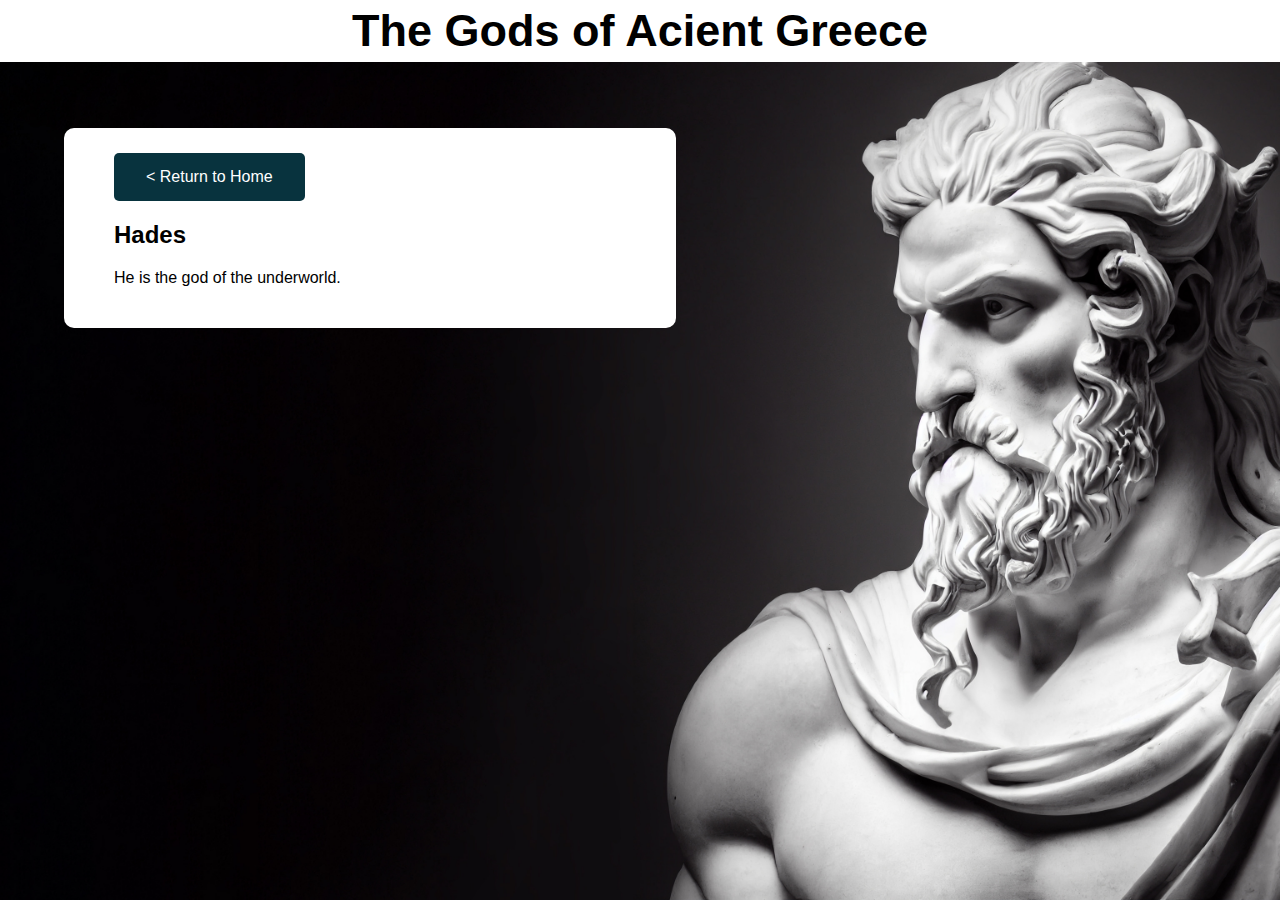
<file: hades.html>
<!DOCTYPE html>
<html lang="en-US">
  <head>
    <title>Greek Gods</title>
    <link rel="stylesheet" type="text/css" href="style.css" />
  </head>
  <body id="hades">
    <div id="header">
      <h1>The Gods of Acient Greece</h1>
    </div>

    <div class="text-container2">
      <a href="index.html">&lt&nbspReturn to Home</a>
      <h2>Hades</h2>
      <p>He is the god of the underworld.</p>
    </div>
  </body>
</html>
</file>
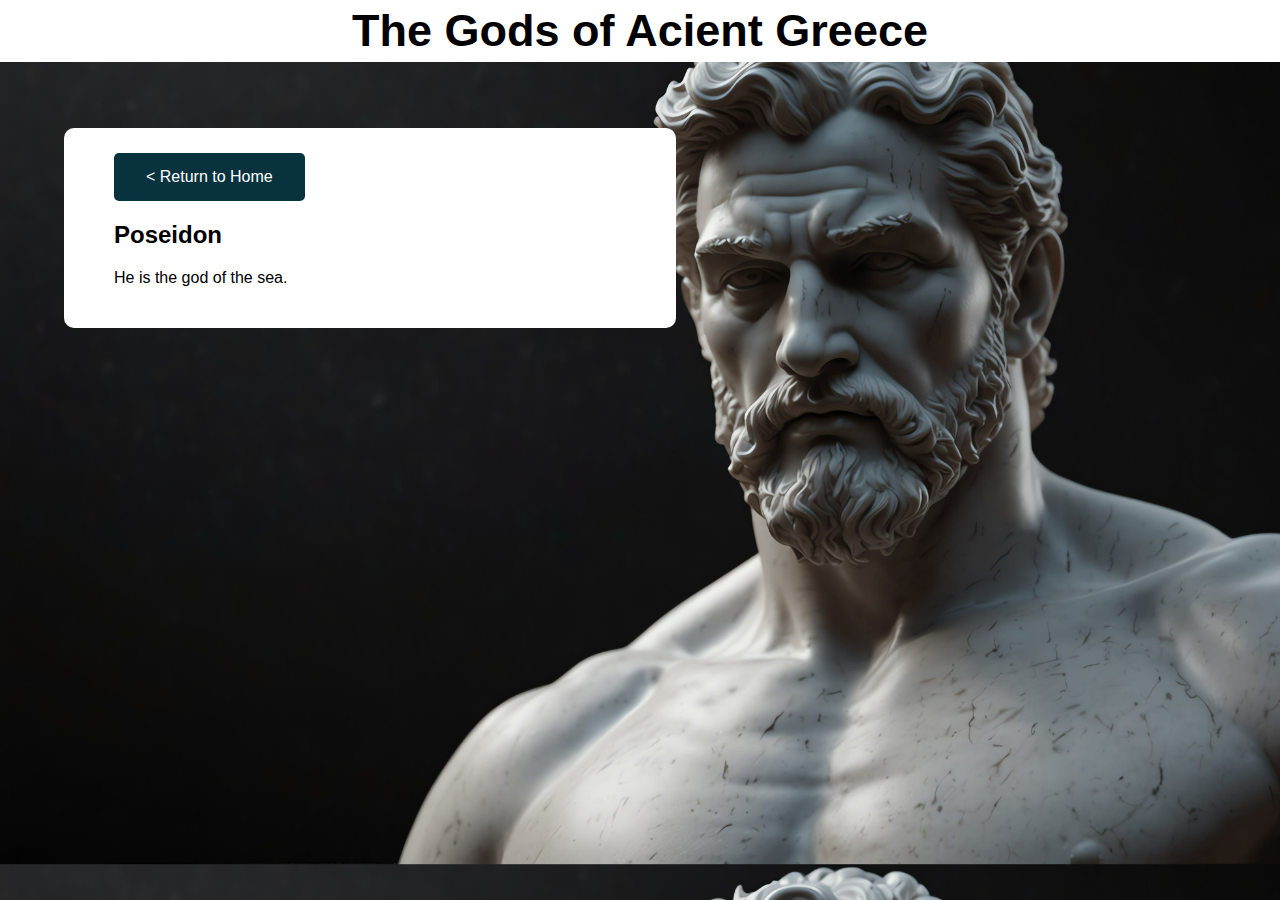
<file: poseidon.html>
<!DOCTYPE html>
<html lang="en-US">
  <head>
    <title>Greek Gods</title>
    <link rel="stylesheet" type="text/css" href="style.css" />
  </head>
  <body id="poseidon">
    <div id="header">
      <h1>The Gods of Acient Greece</h1>
    </div>

    <div class="text-container2">
      <a href="index.html">&lt&nbspReturn to Home</a>
      <h2>Poseidon</h2>
      <p>He is the god of the sea.</p>
    </div>
  </body>
</html>
</file>
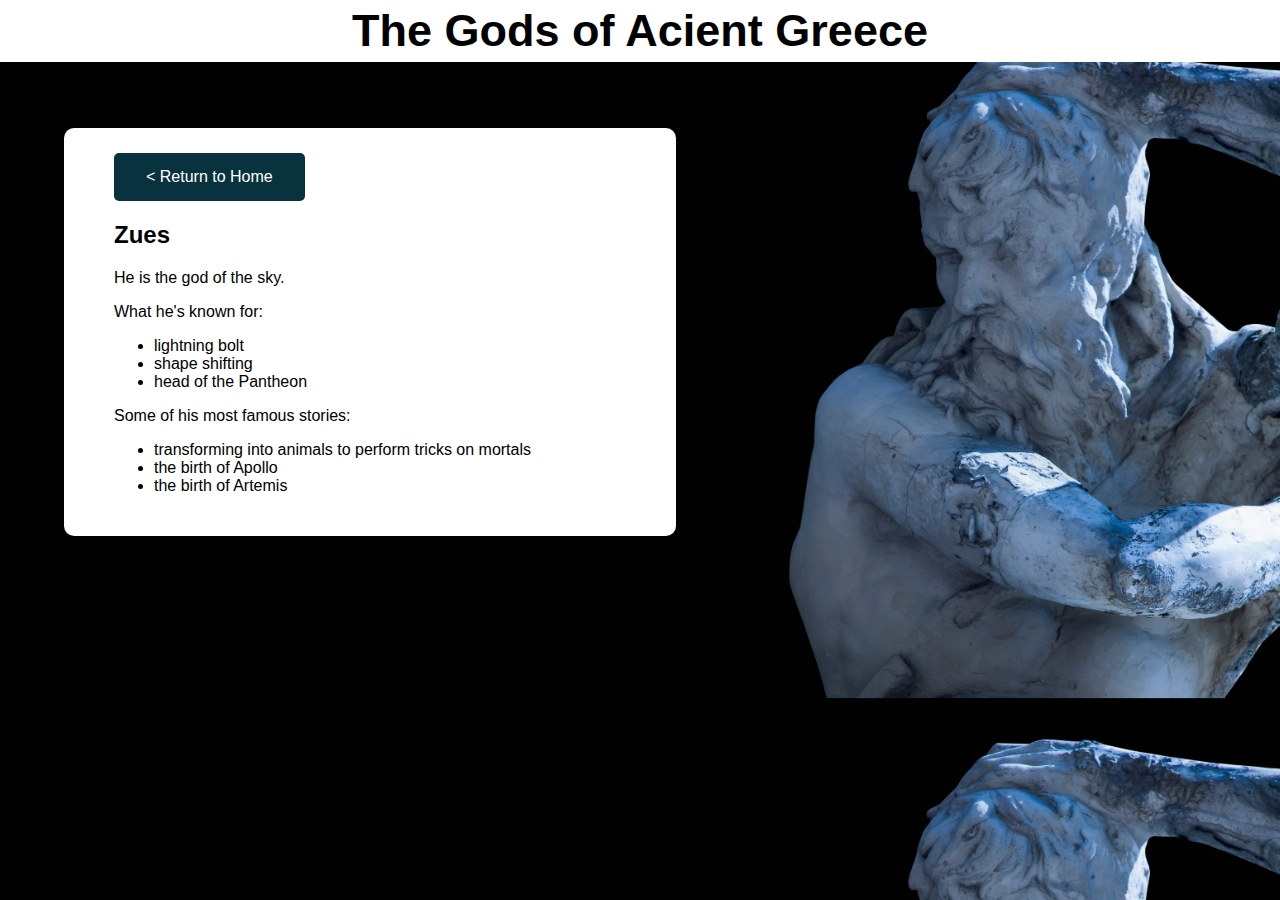
<file: zeus.html>
<!DOCTYPE html>
<html lang="en-US">
  <head>
    <title>Greek Gods</title>
    <link rel="stylesheet" type="text/css" href="style.css" />
  </head>
  <body id="zeus">
    <div id="header">
      <h1>The Gods of Acient Greece</h1>
    </div>

    <div class="text-container2">
      <a href="index.html">&lt&nbspReturn to Home</a>
      <h2>Zues</h2>
      <p>He is the god of the sky.</p>
      <p>What he's known for:</p>
      <ul>
        <li>lightning bolt</li>
        <li>shape shifting</li>
        <li>head of the Pantheon</li>
      </ul>
      <p>Some of his most famous stories:</p>
      <ul>
        <li>transforming into animals to perform tricks on mortals</li>
        <li>the birth of Apollo</li>
        <li>the birth of Artemis</li>
      </ul>
    </div>
  </body>
</html>
</file>
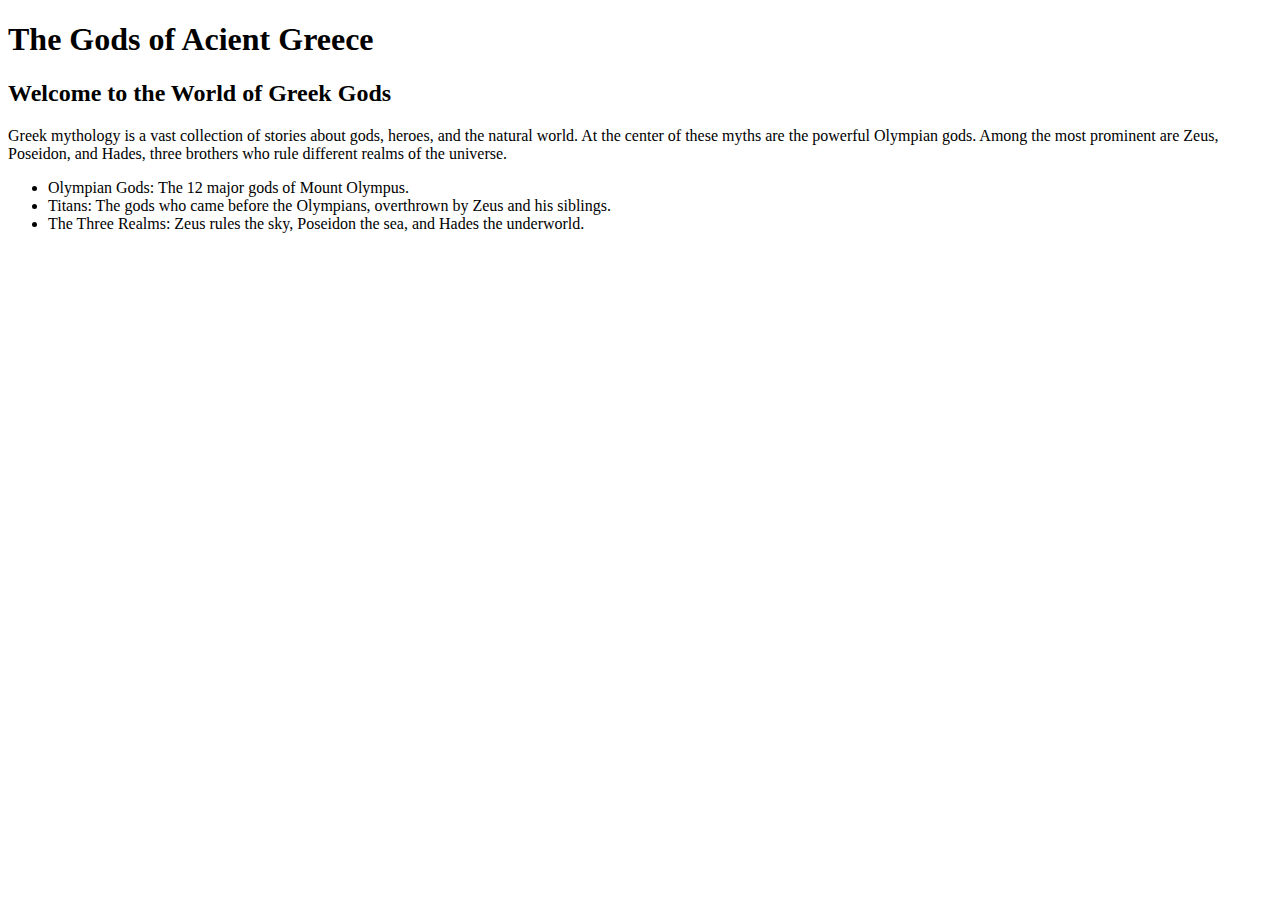
<file: pages/hades.html>
<!DOCTYPE html>
<html lang="en-US">
  <head>
    <title>The Gods of Acient Greece</title>
    <link rel="stylesheet/css" href="" />
  </head>
  <body>
    <h1>The Gods of Acient Greece</h1>
    <h2>Welcome to the World of Greek Gods</h2>
    <p>
      Greek mythology is a vast collection of stories about gods, heroes, and
      the natural world. At the center of these myths are the powerful Olympian
      gods. Among the most prominent are Zeus, Poseidon, and Hades, three
      brothers who rule different realms of the universe.
    </p>
    <ul>
      <li>Olympian Gods: The 12 major gods of Mount Olympus.</li>
      <li>
        Titans: The gods who came before the Olympians, overthrown by Zeus and
        his siblings.
      </li>
      <li>
        The Three Realms: Zeus rules the sky, Poseidon the sea, and Hades the
        underworld.
      </li>
    </ul>
  </body>
</html>
</file>
<file: style.css>
#landing {
  background-image: url(landing.jpeg);
  background-size: 150%;
  margin: 0%;
  font-family: "Trebuchet MS", sans-serif;
}

#poseidon {
  background-image: url(poseidonPic.jpeg);
  background-size: 120%;
  margin: 0%;
  font-family: "Trebuchet MS", sans-serif;
}

#hades {
  background-image: url(hadesPic.jpeg);
  background-size: 125%;
  margin: 0%;
  font-family: "Trebuchet MS", sans-serif;
}

#zeus {
  background-image: url(zeusPic.jpeg);
  background-size: 110%;
  margin: 0%;
  font-family: "Trebuchet MS", sans-serif;
}

.text-container1 {
  background-color: white;
  color: black;
  text-align: middle;
  padding: 25px 50px;
  border-radius: 10px;
  margin: 15% 0% 0% 50%;
  width: 40%;
}

.text-container2 {
  background-color: white;
  color: black;
  text-align: middle;
  padding: 25px 50px;
  border-radius: 10px;
  margin: 10% 0% 0% 5%;
  width: 40%;
}

.attributions {
  background-color: white;
  color: black;
  text-align: middle;
  padding: 5px 10px;
  border-radius: 10px;
  margin: 1% 0% 0% 67%;
  width: 10%;
}

.attributions p {
  text-align: center;
  font-size: 10pt;
}

table {
  width: 90%;
  text-align: center;
}

a {
  background-color: #08333e;
  border: none;
  padding: 15px 32px;
  text-align: center;
  display: inline-block;
  font-size: 12pt;
  color: white;
  text-decoration: none;
  border-radius: 5px;
}

h1 {
  background-color: white;
  width: 100%;
  position: fixed;
  top: 0px;
  margin: 0%;
  text-align: center;
  font-size: 45px;
  padding: 5px 0px 5px 0px;
}
</file>
